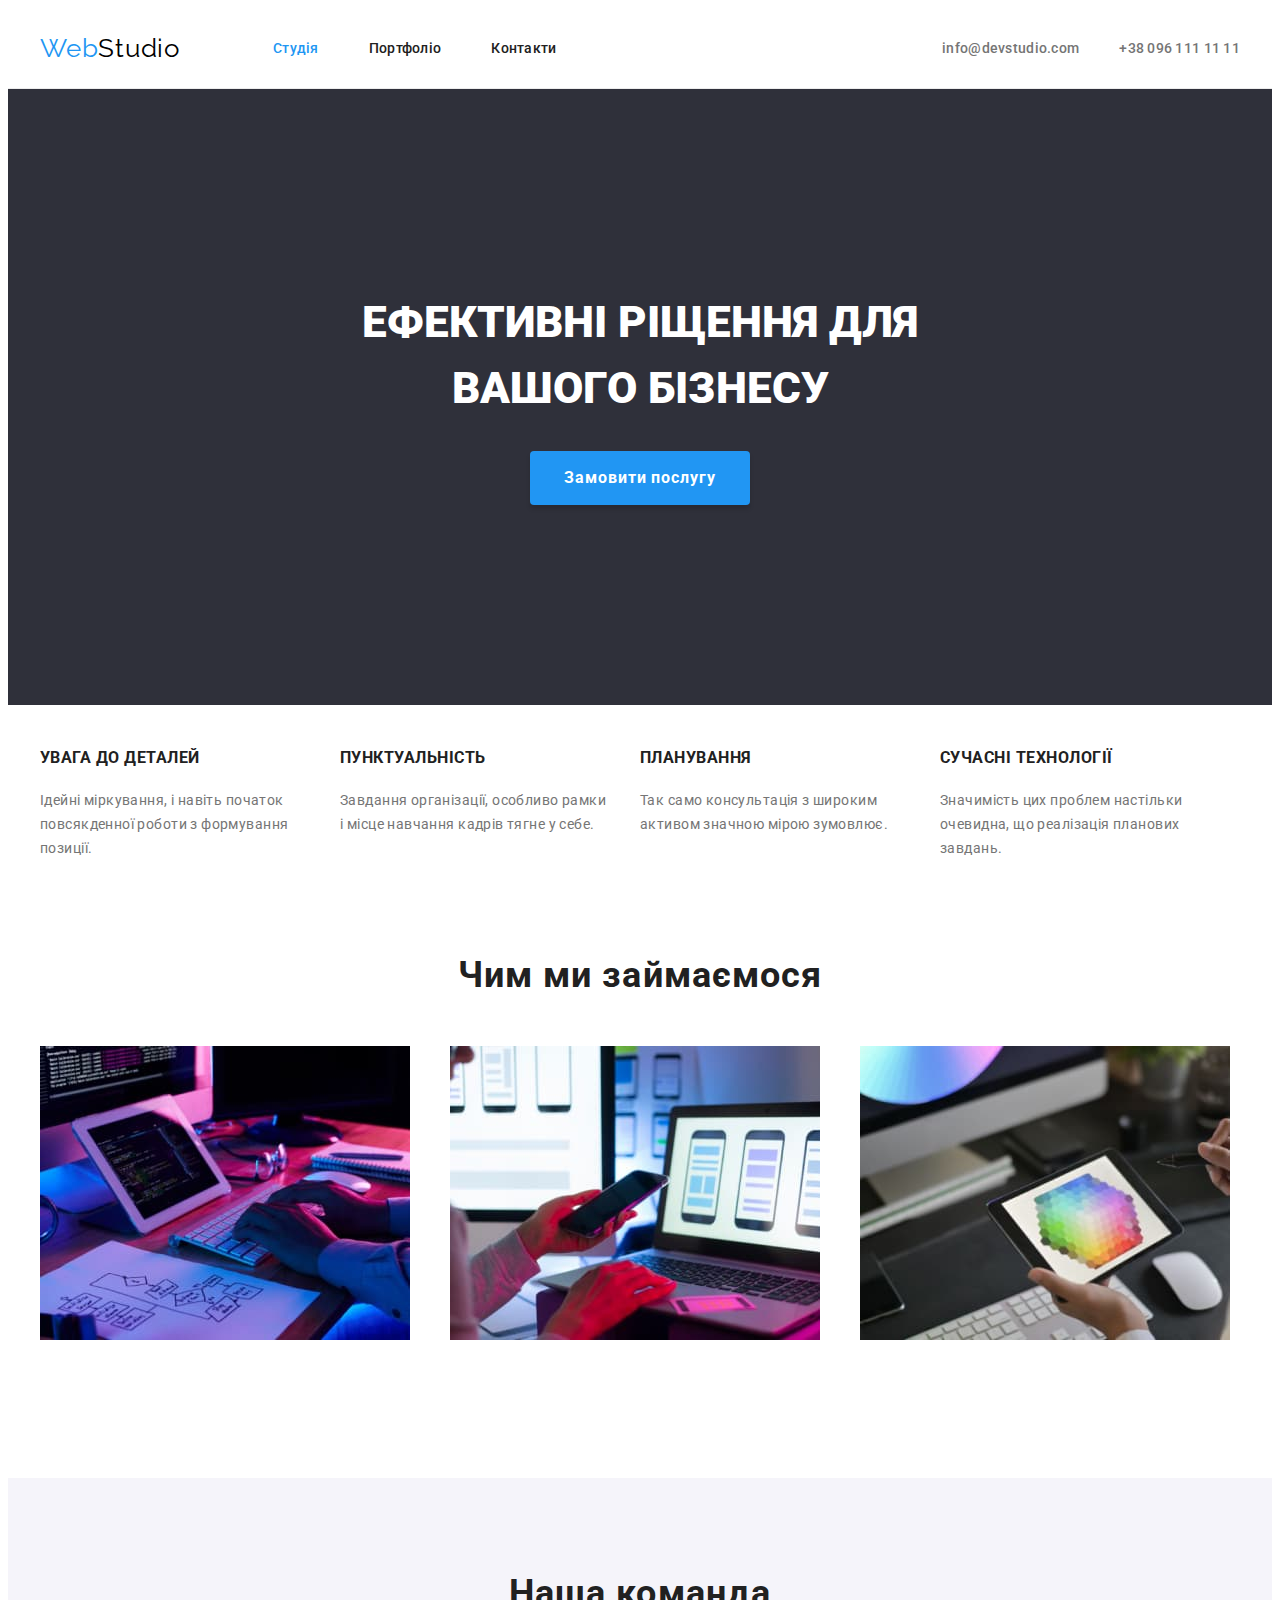
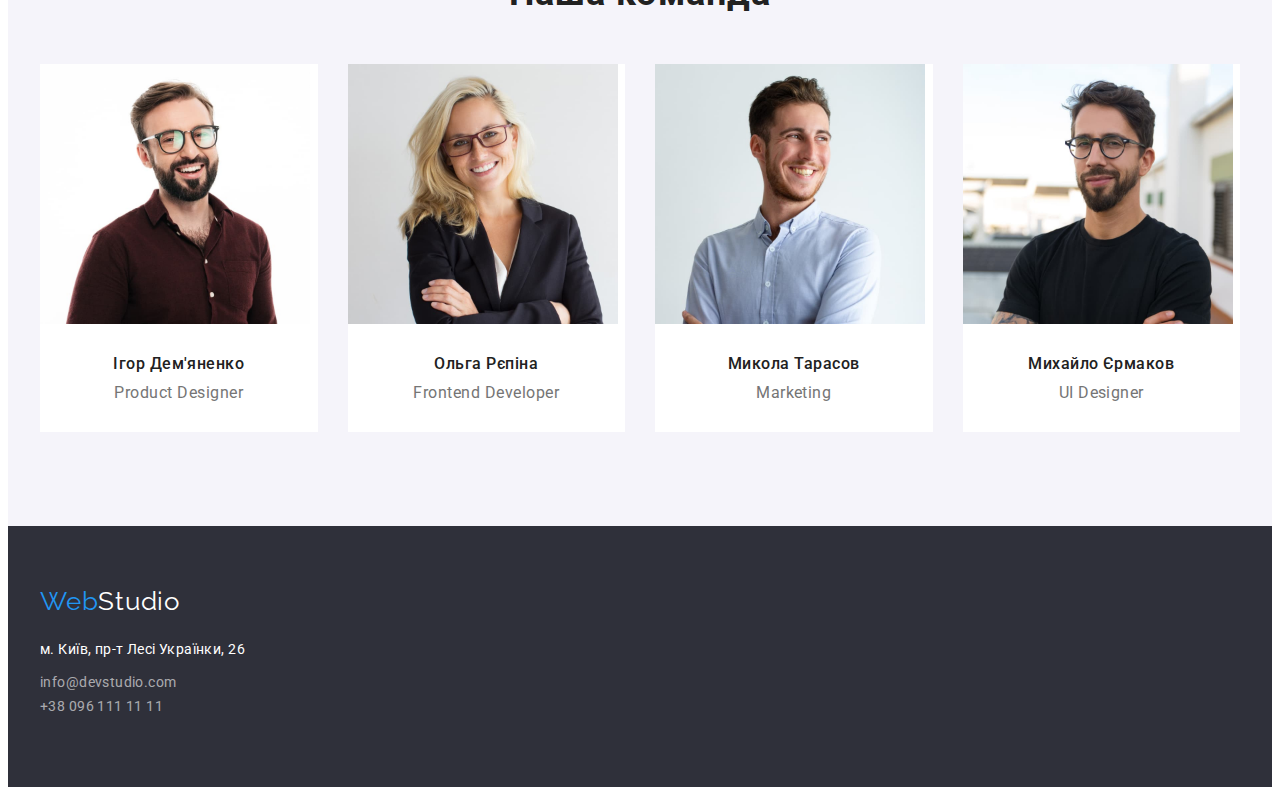
<file: index.html>
<!DOCTYPE html>
<html lang="uk">
  <head>
    <meta charset="UTF-8" />
    <meta name="viewport" content="width=device-width, initial-scale=1.0" />
    <link rel="preconnect" href="https://fonts.googleapis.com" />
    <link rel="preconnect" href="https://fonts.gstatic.com" crossorigin />
    <link
      href="https://fonts.googleapis.com/css2?family=Roboto:wght@400;500;700;900&display=swap"
      rel="stylesheet"
    />
    <link rel="preconnect" href="https://fonts.googleapis.com" />
    <link rel="preconnect" href="https://fonts.gstatic.com" crossorigin />
    <link
      href="https://fonts.googleapis.com/css2?family=Raleway:wght@700&display=swap"
      rel="stylesheet"
    />
    <link
      rel="stylesheet"
      href="https://cdnjs.cloudflare.com/ajax/libs/modern-normalize/1.1.0/modern-normalize.min.css"
      integrity="sha512-wpPYUAdjBVSE4KJnH1VR1HeZfpl1ub8YT/NKx4PuQ5NmX2tKuGu6U/JRp5y+Y8XG2tV+wKQpNHVUX03MfMFn9Q=="
      crossorigin="anonymous"
      referrerpolicy="no-referrer"
    />
    <link rel="stylesheet" href="./css/styles.css" />
    <title>WebStudio</title>
  </head>
  <body>
    <header class="navigation">
      <div class="container">
        <nav class="main-nav">
          <a class="logo-link" href="/index.html">Web<span class="logo-header">Studio</span></a>
          <ul class="site-nav">
            <li class="nav-unit first-unit"><a href="./index.html" class="link current-page">Студія</a></li>
            <li class="nav-unit"><a href="./portfolio.html" class="link">Портфоліо</a></li>
            <li class="nav-unit"><a href="#" class="link">Контакти</a></li>
          </ul>
        </nav>
        <ul class="contact">
          <li class="contact-unit">
            <a href="mailto:info@devstudio.com" class="link link-mail"
              >info@devstudio.com</a
            >
          </li class="contact-unit">
          <li>
            <a href="tel:+380961111111" class="link link-tel"
              >+38 096 111 11 11</a
            >
          </li>
        </ul>
      </div>
    </header>
    <main>
      <section class="bunner">
        <div class="container">
        <h1 class="bunner-title">ЕФЕКТИВНІ РІЩЕННЯ ДЛЯ <br />ВАШОГО БІЗНЕСУ</h1>
        <button type="button" class="button">Замовити послугу</button>
      </div>
      </section>
      <section class="benefits">
        <div class="container">
        <h2 class="hidden">Наші переваги</h2>
        <ul class="benefit-container">
          <li class="unit">
            <h3 class="title-benefits">УВАГА ДО ДЕТАЛЕЙ</h3>
            <p class="article-benefits">
              Ідейні міркування, і навіть початок повсякденної роботи з
              формування позиції.
            </p>
          </li>
          <li class="unit">
            <h3 class="title-benefits">ПУНКТУАЛЬНІСТЬ</h3>
            <p class="article-benefits">
              Завдання організації, особливо рамки і місце навчання кадрів тягне
              у себе.
            </p>
          </li>
          <li class="unit">
            <h3 class="title-benefits">ПЛАНУВАННЯ</h3>
            <p class="article-benefits">
              Так само консультація з широким активом значною мірою зумовлює.
            </p>
          </li>
          <li class="unit">
            <h3 class="title-benefits">СУЧАСНІ ТЕХНОЛОГІЇ</h3>
            <p class="article-benefits">
              Значимість цих проблем настільки очевидна, що реалізація планових
              завдань.
            </p>
          </li>
        </ul>
      </div>
      </section>
      <section class="our-work">
        <div class="container">
        <h2 class="section-title">Чим ми займаємося</h2>
        <ul class="work">
          <li class="work-item">
            <img src="./images/img1.jpg" width="370" alt="Десктопні додатки" />
          </li>
          <li class="work-item">
            <img src="./images/img2.jpg" width="370" alt="Мобільні додатки" />
          </li>
          <li class="work-item">
            <img
              src="./images/img3.jpg"
              width="370"
              alt="Дизайнерські рішення"
            />
          </li>
        </ul>
      </div>
      </section>
      <section class="people section">
        <div class="container">
        <h2 class="section-people">Наша команда</h2>
        <ul class="people-list">
          <li class="people-items">
            <img src="./images/igor.jpg" width="270" alt="Ігор Дем'яненко" />
            <h3 class="section-people-h3">Ігор Дем'яненко</h3>
            <p class="people-article">Product Designer</p>
          </li>
          <li class="people-items">
            <img src="./images/olga.jpg" width="270" alt="Ольга Рєпіна" />
            <h3 class="section-people-h3">Ольга Рєпіна</h3>
            <p class="people-article">Frontend Developer</p>
          </li>
          <li class="people-items">
            <img src="./images/nick.jpg" width="270" alt="Микола Тарасов" />
            <h3 class="section-people-h3">Микола Тарасов</h3>
            <p class="people-article">Marketing</p>
          </li>
          <li class="people-items">
            <img src="./images/mikhail.jpg" width="270" alt="Михайло Єрмаков" />
            <h3 class="section-people-h3">Михайло Єрмаков</h3>
            <p class="people-article">UI Designer</p>
          </li>
        </ul>
      </div>
      </section>
    </main>
    <footer class="footer">
      <div class="container">
      <a class="logo-link" href="/index.html"
        >Web<span class="logo-footer">Studio</span></a
      >
      <address class="adress">
        <p class="footer-article">м. Київ, пр-т Лесі Українки, 26</p>
        <ul class="contact">
          <li class="mail">
            <a href="mailto:info@devstudio.com" class="link"
              >info@devstudio.com</a
            >
          </li>
          <li class="phone">
            <a href="tel:+380961111111" class="link">+38 096 111 11 11</a>
          </li>
        </ul>
      </address>
    </div>
    </footer>
  </body>
</html>
</file>
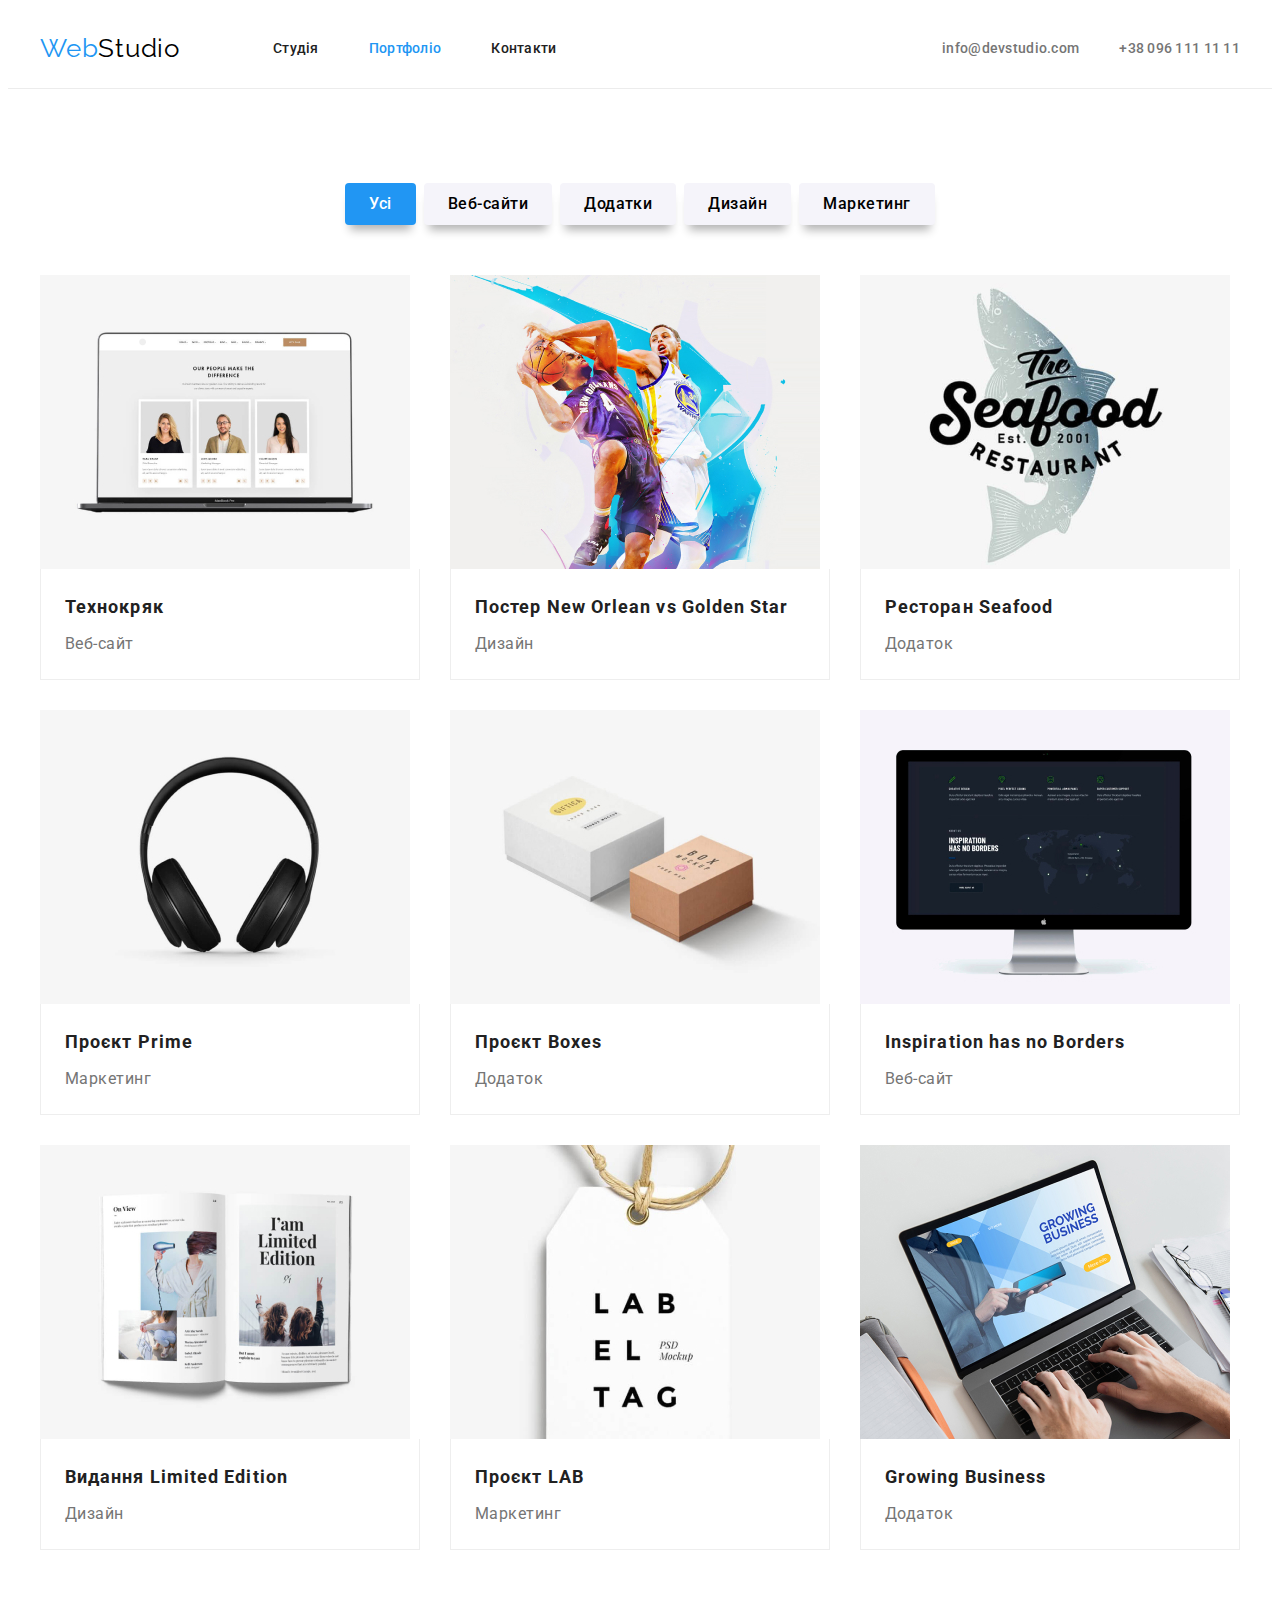
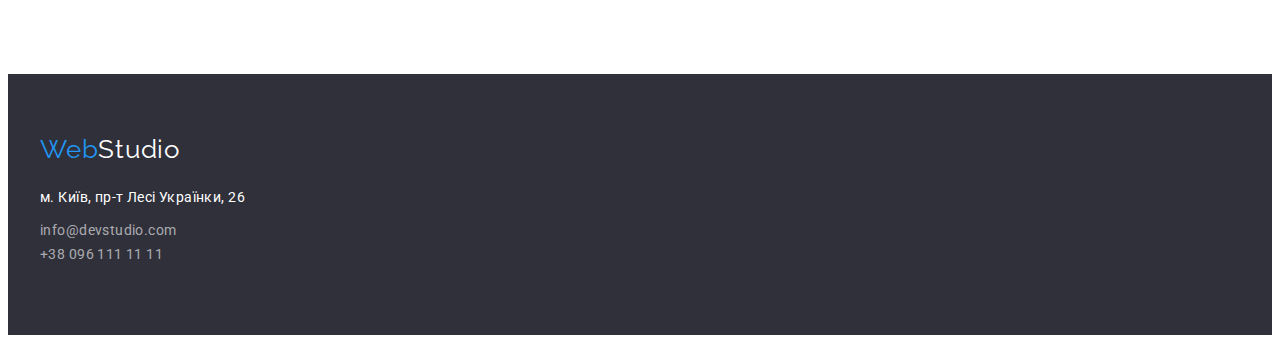
<file: portfolio.html>
<!DOCTYPE html>
<html lang="uk">
<head>
    <meta charset="UTF-8">
    <meta name="viewport" content="width=device-width, initial-scale=1.0">
    <link rel="preconnect" href="https://fonts.googleapis.com">
    <link rel="preconnect" href="https://fonts.gstatic.com" crossorigin>
    <link href="https://fonts.googleapis.com/css2?family=Roboto:wght@400;500;700;900&display=swap" rel="stylesheet">
    <link rel="preconnect" href="https://fonts.googleapis.com">
    <link rel="preconnect" href="https://fonts.gstatic.com" crossorigin>
    <link href="https://fonts.googleapis.com/css2?family=Raleway:wght@700&display=swap" rel="stylesheet">
    <link
    rel="stylesheet"
    href="https://cdnjs.cloudflare.com/ajax/libs/modern-normalize/1.1.0/modern-normalize.min.css"
    integrity="sha512-wpPYUAdjBVSE4KJnH1VR1HeZfpl1ub8YT/NKx4PuQ5NmX2tKuGu6U/JRp5y+Y8XG2tV+wKQpNHVUX03MfMFn9Q=="
    crossorigin="anonymous"
    referrerpolicy="no-referrer"
  />
  <link rel="stylesheet" href="./css/styles.css">
    <title>Document</title>
</head>
<body>
    <header class="navigation">
        <div class="container">
          <nav class="main-nav">
            <a class="logo-link" href="/index.html">Web<span class="logo-header">Studio</span></a>
            <ul class="site-nav">
              <li class="nav-unit first-unit"><a href="./index.html" class="link">Студія</a></li>
              <li class="nav-unit"><a href="./portfolio.html" class="link current-page">Портфоліо</a></li>
              <li class="nav-unit"><a href="#" class="link">Контакти</a></li>
            </ul>
          </nav>
          <ul class="contact">
            <li class="contact-unit">
              <a href="mailto:info@devstudio.com" class="link link-mail"
                >info@devstudio.com</a
              >
            </li class="contact-unit">
            <li>
              <a href="tel:+380961111111" class="link link-tel"
                >+38 096 111 11 11</a
              >
            </li>
          </ul>
        </div>
      </header>
    <main>
        <section class="portfolio section">
            <div class="container">
            <h2 class="hidden">Портфоліо</h2>
        <ul class="portfolio-button">
            <li class="item"><button type="button" class="button active-button">Усі</button></li>
            <li class="item"><button type="button" class="button">Веб-сайти</button></li>
            <li class="item"><button type="button" class="button">Додатки</button></li>
            <li class="item"><button type="button" class="button">Дизайн</button></li>
            <li class="item"><button type="button" class="button">Маркетинг</button></li>
        </ul>
        <ul class="projects">
            <li class="item">
                <img src="./images/tekno.jpg" width="370" alt="Технокряк">
                <div class="projects-box">
                <h3 class="title">Технокряк</h3>
                <p>Веб-сайт</p></div>
            </li>
            <li class="item">
                <img src="./images/poster.jpg" width="370" alt="Постер New Orlean vs Golden Star">
                <div class="projects-box">
                <h3 class="title">Постер New Orlean vs Golden Star</h3>
                <p>Дизайн</p></div>
            </li>
            <li class="item">
                <img src="./images/resto.jpg" width="370" alt="Ресторан Seafood">
                <div class="projects-box">
                <h3 class="title">Ресторан Seafood</h3>
                <p>Додаток</p></div>
            </li>
            <li class="item">
                <img src="./images/prime.jpg" width="370" alt="Проєкт Prime">
                <div class="projects-box">
                <h3 class="title">Проєкт Prime</h3>
                <p>Маркетинг</p></div>
            </li>
            <li class="item">
                <img src="./images/boxes.jpg" width="370" alt="Проєкт Boxes">
                <div class="projects-box">
                <h3 class="title">Проєкт Boxes</h3>
                <p>Додаток</p></div>
            </li>
            <li class="item">
                <img src="./images/inspiration.jpg" width="370" alt="Inspiration has no Borders">
                <div class="projects-box">
                <h3 class="title">Inspiration has no Borders</h3>
                <p>Веб-сайт</p></div>
            </li>
            <li class="item">
                <img src="./images/vidannya.jpg" width="370" alt="Видання Limited Edition">
                <div class="projects-box">
                <h3 class="title">Видання Limited Edition</h3>
                <p>Дизайн</p></div>
            </li>
            <li class="item">
                <img src="./images/lab.jpg" width="370" alt="Проєкт LAB">
                <div class="projects-box">
                <h3 class="title">Проєкт LAB</h3>
                <p>Маркетинг</p></div>
            </li>
            <li class="item">
                <img src="./images/business.jpg" width="370" alt="Growing Business">
                <div class="projects-box">
                <h3 class="title">Growing Business</h3>
                <p>Додаток</p></div>
            </li>
        </ul>
    </div>
        </section>
    </main>
    <footer class="footer">
      <div class="container">
      <a class="logo-link" href="/index.html"
        >Web<span class="logo-footer">Studio</span></a
      >
      <address class="adress">
        <p class="footer-article">м. Київ, пр-т Лесі Українки, 26</p>
        <ul class="contact">
          <li class="mail">
            <a href="mailto:info@devstudio.com" class="link"
              >info@devstudio.com</a
            >
          </li>
          <li class="phone">
            <a href="tel:+380961111111" class="link">+38 096 111 11 11</a>
          </li>
        </ul>
      </address>
    </div>
    </footer>
</body>
</html>
</file>
<file: css/styles.css>
:root {
  --mainbackground: #ffffff;
  --darckbackground: #2f303a;
  --maintxt-color: #757575;
  --text-color: #212121;
  --lighttxt-color: #ffffff;
  --link-color: #2196f3;
  --logoblack: #000000;
  --background-comand: #f5f4fa;
  --active-button: #188ce8;
}

body {
  background-color: var(--background);
  font-family: roboto, sans-serif;
  font-weight: 400;
  font-size: 14px;
  line-height: calc(24 / 14);
  color: var(--maintxt-color);
}

p,
h1,
h2,
h3,
h4,
h5,
h6,
ul, ol {
  margin: 0px;
}

ul, ol {
  list-style: none;
  padding: 0px;
}

.hidden {
  position: absolute;
  width: 1px;
  height: 1px;
  margin: -1px;
  border: 0;
  padding: 0;
  white-space: nowrap;
  clip-path: inset(100%);
  clip: rect(0 0 0 0);
  overflow: hidden;
}

 img {
  display: block;
  max-width: 100%;
  height: auto;
}

.container {
  width: 1200px;
  padding: 0 15px;
  margin: auto;
}

.section {
  padding-top: 94px;
  padding-bottom: 94px;
}


/*---НАВІГАЦІЯ---*/
.navigation { 
 border-bottom: 1px solid #ECECEC;
}

.navigation .container {
  display: flex;
  align-items: center;
}

.navigation .main-nav {
  display: flex;
}

.contact-unit:not(:last-child) {
  margin-right: 40px;
}

.navigation .first-unit {
  margin-left: 93px;
}

.navigation .site-nav {
  display: flex;
  align-items: center;
}

.navigation .contact {
  display: flex;
  align-items: center;
  margin-left: auto;
}

.logo-link {
  color: var(--link-color);
  align-self: center;
}

.logo-header {
  color: var(--logoblack);
}

.navigation .nav-unit + .nav-unit {
  margin-left: 50px;
}

.logo-link,
.logo-header,
.logo-footer {
  font-family: raleway, sans-serif;
  line-height: calc(31 / 26);
  font-size: 26px;
  letter-spacing: 0.03em;
  text-decoration: none;
}

.navigation .link {
  display: block;
  padding-top: 32px;
  padding-bottom: 32px;
  font-family: roboto, sans-serif;
  font-weight: 500;
  line-height: calc(16 / 14);
  letter-spacing: 0.02em;
  color: var(--text-color);
  list-style: none;
  text-decoration: none;
}

.navigation .current-page {
  color: var(--link-color);
}

.contact .link-mail,
.contact .link-tel {
  color: var(--maintxt-color);
}

.contact-unit {
  color: var(--maintxt-color);
}

.link:hover,
.link:focus {
  color: var(--link-color);
}

link {
  color: var(--text-color);
  text-decoration: none;
}

/*---БАННЕР---*/
.bunner,
footer {
  background-color: var(--darckbackground);
  color: var(--lighttxt-color);
}

.bunner-title {
  text-align: center;
  font-weight: 900;
  font-size: 44px;
  line-height: calc(66 / 44);
  margin-bottom: 30px;
}

.bunner {
  padding-top: 200px;
  padding-bottom: 200px;
  text-align: center;
}

.bunner .button {
  padding: 10px 32px;
  border-radius: 4px;
  border-color: transparent;
  background-color: var(--link-color);
  color: var(--lighttxt-color);
  cursor: pointer;
  font-family: roboto, sans-serif;
  text-align: center;
  font-weight: 700;
  font-size: 16px;
  line-height: calc(30 / 16);
  letter-spacing: 0.06em;
  box-shadow: 0px 4px 4px rgba(0, 0, 0, 0.15);
}

.bunner .button:hover,
.bunner .button:focus {
  background-color: var(--active-button);
}

/*---ПЕРЕВАГИ---*/
.benefits {padding-top: 44px;}
.benefit-container {
  display: flex;
}

.benefits .unit {
  flex-basis: calc((100% - 120px) / 4);
}

.benefits .unit + .unit {
  margin-left: 30px;
}

.title-benefits {
  margin-bottom: 20px;
  font-weight: 700;
  line-height: calc(16 / 14);
  letter-spacing: 0.03em;
  color: var(--text-color);
}

.article-benefits {
  line-height: calc(24 / 14);
  letter-spacing: 0.03em;
  color: var(--maintxt-color);
}

/*---Чим ми займаємося---*/
.our-work {padding-bottom: 138px;
padding-top: 94px;}

.container .work {
  display: flex;
}
.work-item {
  width: calc((100% - 60px) / 3);
}
.work-item + .work-item {
  margin-left: 30px;
}
.section-title,
.section-people {
  margin-bottom: 50px;
  color: var(--text-color);
  font-weight: 700;
  font-size: 36px;
  line-height: calc(42 / 36);
  text-align: center;
  letter-spacing: 0.03em;
}

/*---ЛЮДИ---*/
.people {
  background-color: var(--background-comand);
}
.people-list {
  display: flex;
}
.people-items {
  width: calc((100% - 90px) / 4);
  background: var(--mainbackground);
}
.people-items + .people-items {
  margin-left: 30px;
}

.section-people-h3 {
  margin-top: 30px;
  margin-bottom: 10px;
  font-weight: 500;
  font-size: 16px;
  line-height: calc(19 / 16);
  text-align: center;
  letter-spacing: 0.03em;
  color: var(--text-color);
}

.people-article {
  margin-bottom: 30px;
  font-size: 16px;
  line-height: calc(19 / 16);
  text-align: center;
  letter-spacing: 0.03em;
  color: var(--maintxt-color);
}

/*---FOOTER---*/

.footer {
  padding-top: 60px;
  padding-bottom: 60px;
}
.footer .adress {
  margin-top: 20px;
  margin-bottom: 9px;
}

.logo-footer {
  color: var(--lighttxt-color);
}

.footer-article {
  margin-bottom: 9px;
  font-style: normal;
  line-height: calc(24 / 14);
  letter-spacing: 0.03em;
}

.footer .link {
  text-align: left;
  color: rgba(255, 255, 255, 0.6);
  font-style: normal;
  line-height: calc(24 / 14);
  letter-spacing: 0.03em;
  text-decoration: none;
}

.footer .link-mail {
  margin-bottom: 9px;
}

.contact .link:hover,
.contact .link:focus {
  color: var(--link-color);
}

/*---ПОРТФОЛІО---*/
.portfolio {
  background-color: var(--mainbackground);
  font-family: roboto, sans-serif;
  font-size: 16px;
  line-height: calc(30 / 16);
  letter-spacing: 0.03em;
  color: var(--maintxt-color);
  text-align: center;
}

.portfolio-button {
  display: flex;
  justify-content: center;
  margin-bottom: 50px;
}

.portfolio .title {
  margin-bottom: 4px;
  font-family: roboto, sans-serif;
  color: var(--text-color);
  font-weight: 700;
  font-size: 18px;
  line-height: calc(36 / 18);
  letter-spacing: 0.06em;
}

.portfolio .button {
  border-radius: 4px;
  padding: 6px 22px;
  border-color: transparent;
  background-color: var(--background-comand);
  box-shadow: 0 10px 10px -5px rgba(0, 0, 0, 0.3);
  cursor: pointer;
  font-family: roboto, sans-serif;
  font-weight: 500;
  font-size: 16px;
  line-height: calc(26 / 16);
  letter-spacing: 0.03em;
}

.portfolio-button .item + .item {
  margin-left: 8px;
}

.portfolio .active-button {
  background-color: var(--link-color);
  color: var(--lighttxt-color);
}

.button:hover,
.button:focus {
  background-color: var(--link-color);
  color: var(--lighttxt-color);
}

.projects {
  display: flex;
  flex-wrap: wrap;
}

.projects-box {
  border-left: 1px solid #eeeeee; 
  border-right: 1px solid #eeeeee;
  border-bottom: 1px solid #eeeeee;
  padding: 20px 24px;}

.projects .title,
.projects p {
  text-align: left;
}

.projects .item {
  flex-basis: calc((100% - 60px) / 3); 
  margin-right: 30px;
}
.projects .item:nth-child(3n) {
  margin-right: 0;
}

.projects .item:not(:nth-last-child(3)) {
  margin-bottom: 30px;
}

.title-portfolio {
  font-weight: 700;
  font-size: 18px;
  line-height: calc(36 / 18);
  letter-spacing: 0.06em;
  color: var(--text-color);
}
</file>
